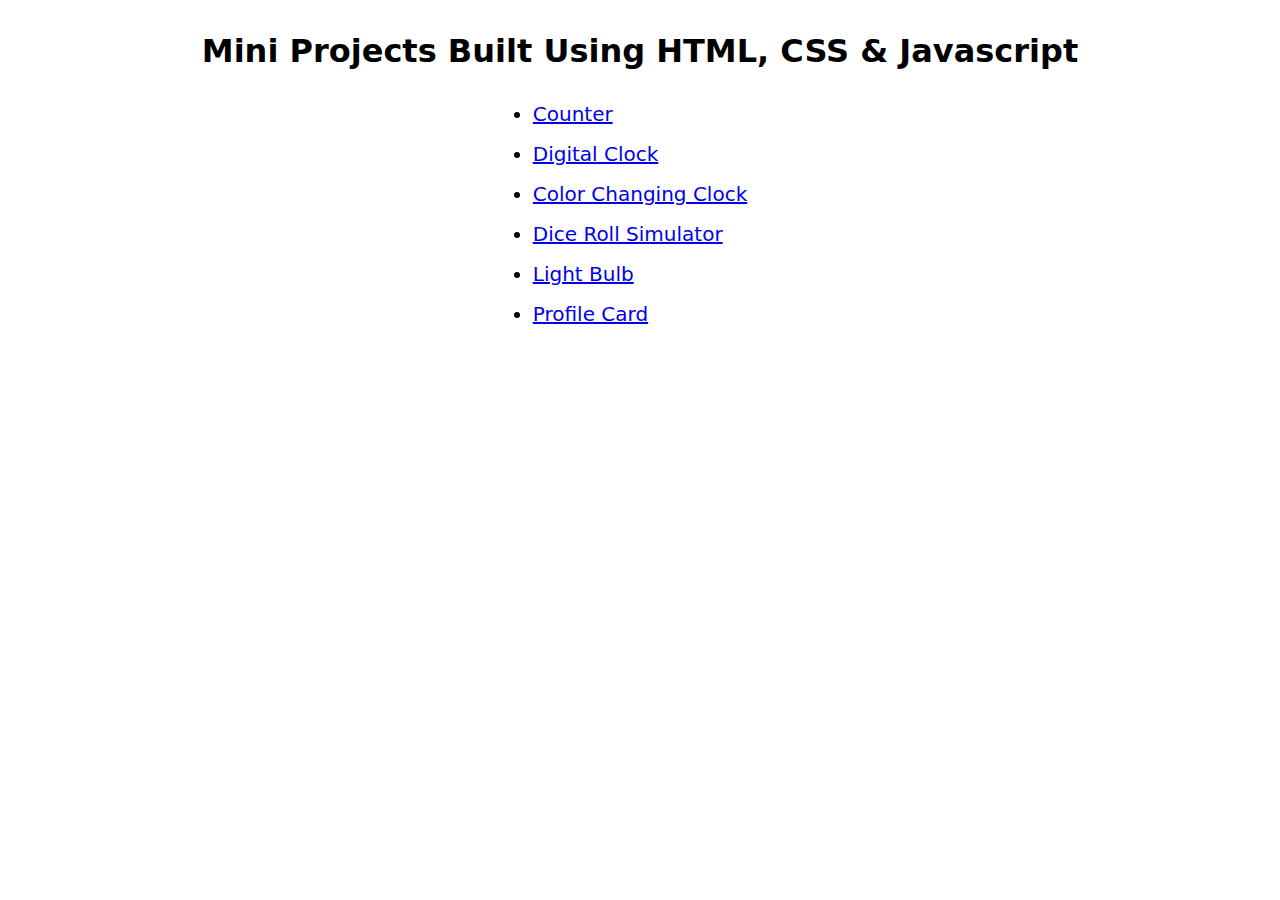
<file: index.html>
<!DOCTYPE html>
<html lang="en">
  <head>
    <meta charset="UTF-8" />
    <meta name="viewport" content="width=device-width, initial-scale=1.0" />
    <link rel="stylesheet" href="style.css" />
    <title>Projects</title>
  </head>

  <body>
    <h1>Mini projects built using HTML, CSS & Javascript</h1>
    <ul>
      <li>
        <a
          href="https://jeevansadalge2020.github.io/front-end-mini-projects/counter"
          >Counter</a
        >
      </li>
      <li>
        <a
          href="https://jeevansadalge2020.github.io/front-end-mini-projects/digital-clock"
          >Digital Clock</a
        >
      </li>
      <li>
        <a
          href="https://jeevansadalge2020.github.io/front-end-mini-projects/color-changing-clock"
          >Color Changing Clock</a
        >
      </li>
      <li>
        <a
          href="https://jeevansadalge2020.github.io/front-end-mini-projects/dice-roll-simulator"
          >Dice Roll Simulator</a
        >
      </li>
      <li>
        <a
          href="https://jeevansadalge2020.github.io/front-end-mini-projects/light-bulb"
          >Light Bulb</a
        >
      </li>
      <li>
        <a
          href="https://jeevansadalge2020.github.io/front-end-mini-projects/profile-card"
          >Profile Card</a
        >
      </li>
    </ul>
  </body>
</html>
</file>
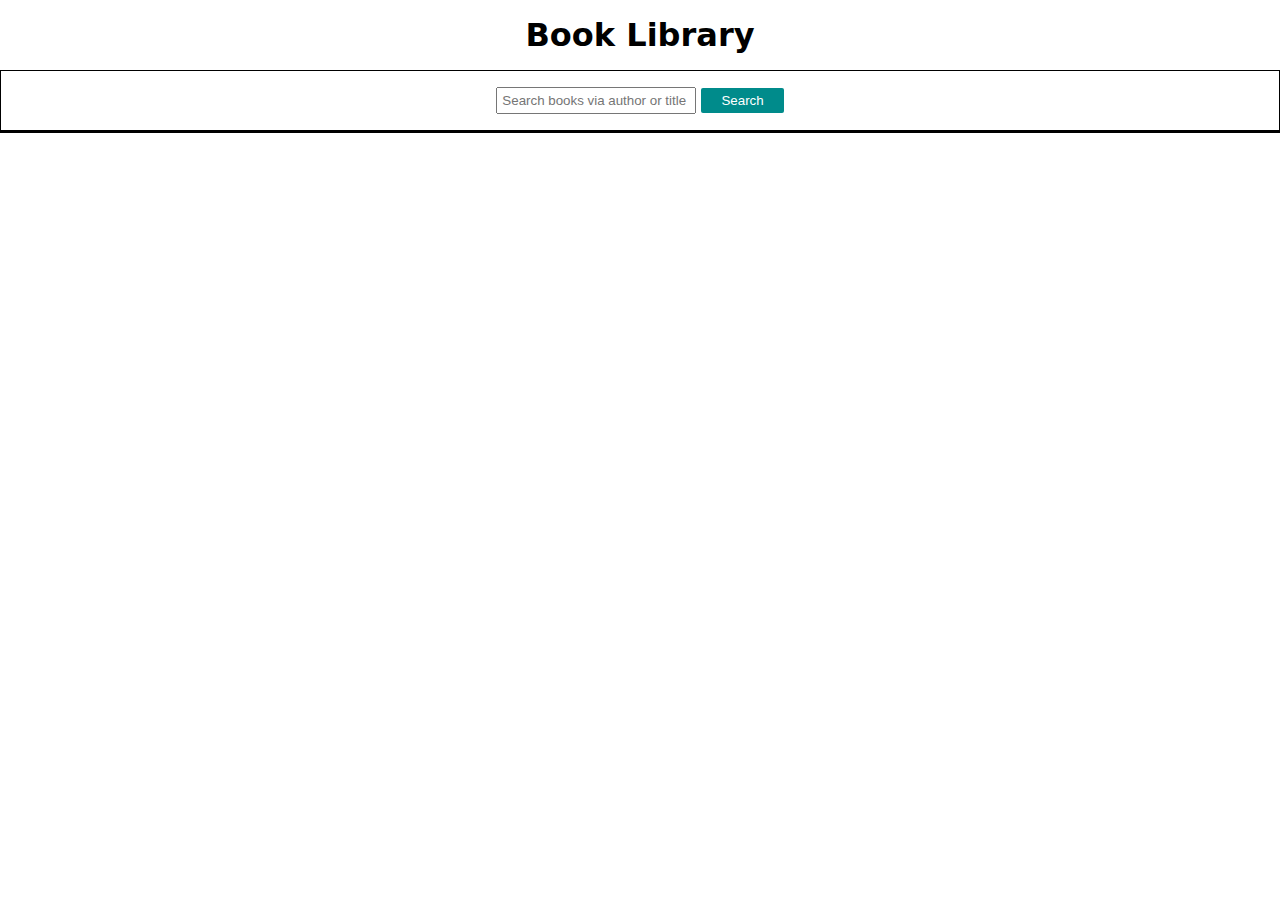
<file: books-library/index.html>
<!DOCTYPE html>
<html lang="en">
  <head>
    <meta charset="UTF-8" />
    <meta name="viewport" content="width=device-width, initial-scale=1.0" />
    <link rel="stylesheet" href="style.css" />
    <script src="./app.js" defer></script>
    <title>Books</title>
  </head>

  <body>
    <header>
      <h1>Book Library</h1>
    </header>
    <main>
      <section class="filter-and-search">
        <div>
          <input
            type="text"
            name="book-filter"
            id="book-filter"
            placeholder="Search books via author or title"
          />
          <button id="searchBtn">Search</button>
        </div>
      </section>
      <section>
        <ul class="books grid"></ul>
      </section>
    </main>
  </body>
</html>
</file>
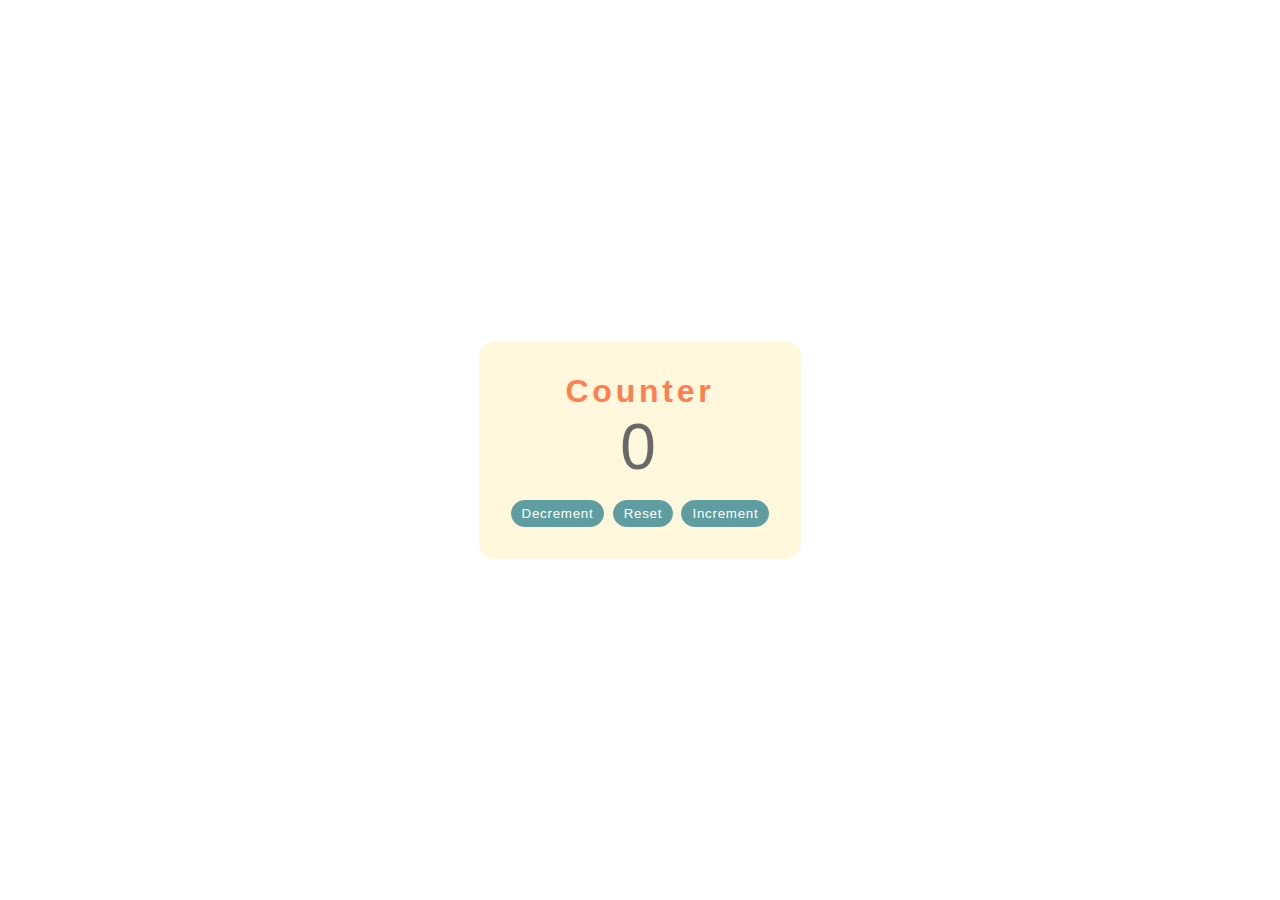
<file: counter-new/index.html>
<!doctype html>
<html lang="en">
  <head>
    <meta charset="UTF-8" />
    <meta name="viewport" content="width=device-width, initial-scale=1.0" />
    <title>Counter</title>
    <link rel="stylesheet" href="style.css" />
  </head>
  <body>
    <main class="container">
      <h1>Counter</h1>
      <section class="counter-div">
        <p id="counter">0</p>
        <div class="btn-container">
          <button class="btn" id="decrement">Decrement</button>
          <button class="btn" id="reset">Reset</button>
          <button class="btn" id="increment">Increment</button>
        </div>
      </section>
    </main>
  </body>
  <script src="app_version_3.js"></script>
</html>
</file>
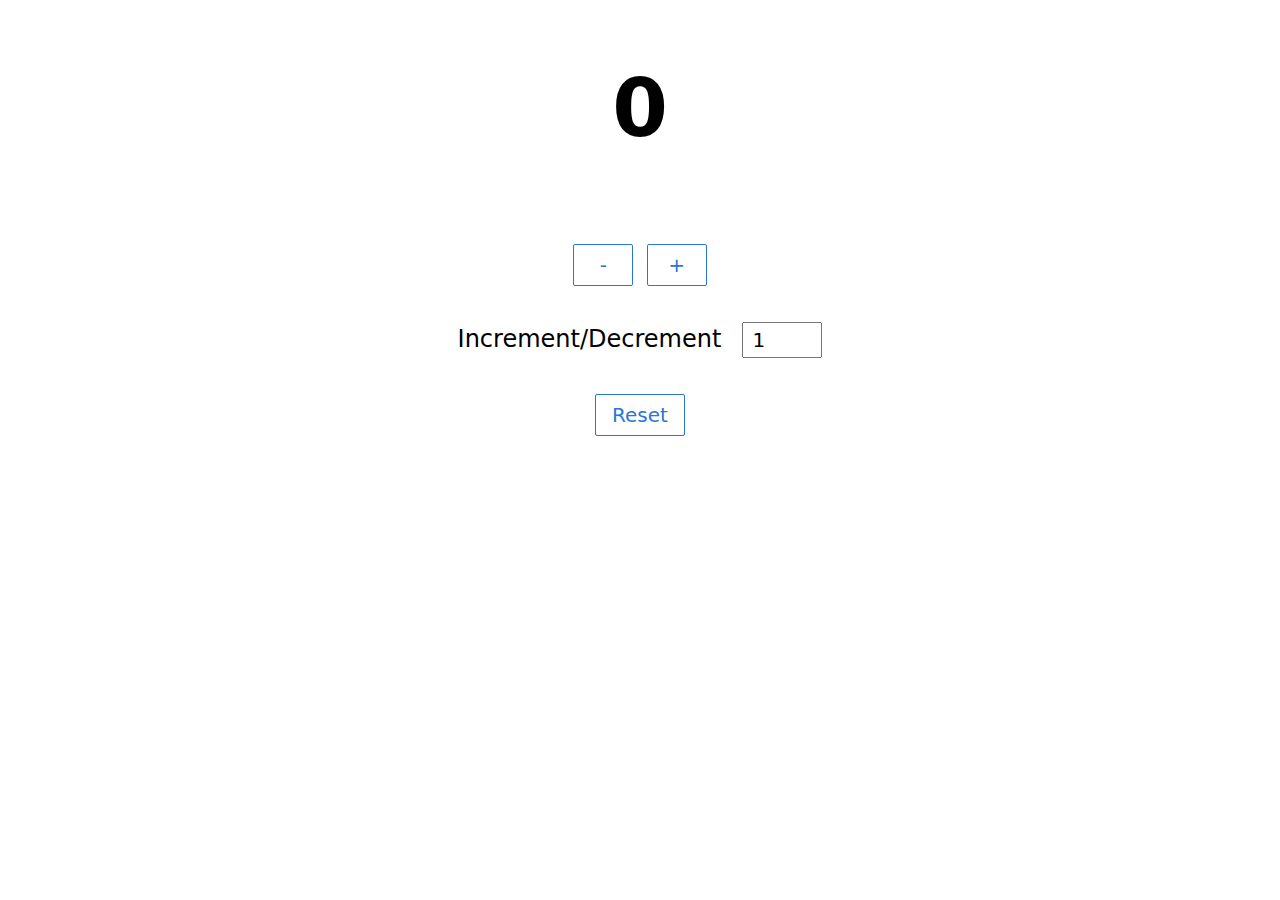
<file: counter/index.html>
<!DOCTYPE html>
<html lang="en">
  <head>
    <meta charset="UTF-8" />
    <meta name="viewport" content="width=device-width, initial-scale=1.0" />
    <link rel="stylesheet" href="style.css" />
    <script src="app.js" async></script>
    <title>Counter</title>
  </head>
  <body>
    <div class="container">
      <h1>0</h1>
      <div class="buttons">
        <button class="button minus">-</button>
        <button class="button plus">+</button>
      </div>
      <div class="inc-dec">
        <label for="number">Increment/Decrement</label>
        <input type="number" id="number" />
      </div>
      <button class="button reset">Reset</button>
    </div>
  </body>
</html>
</file>
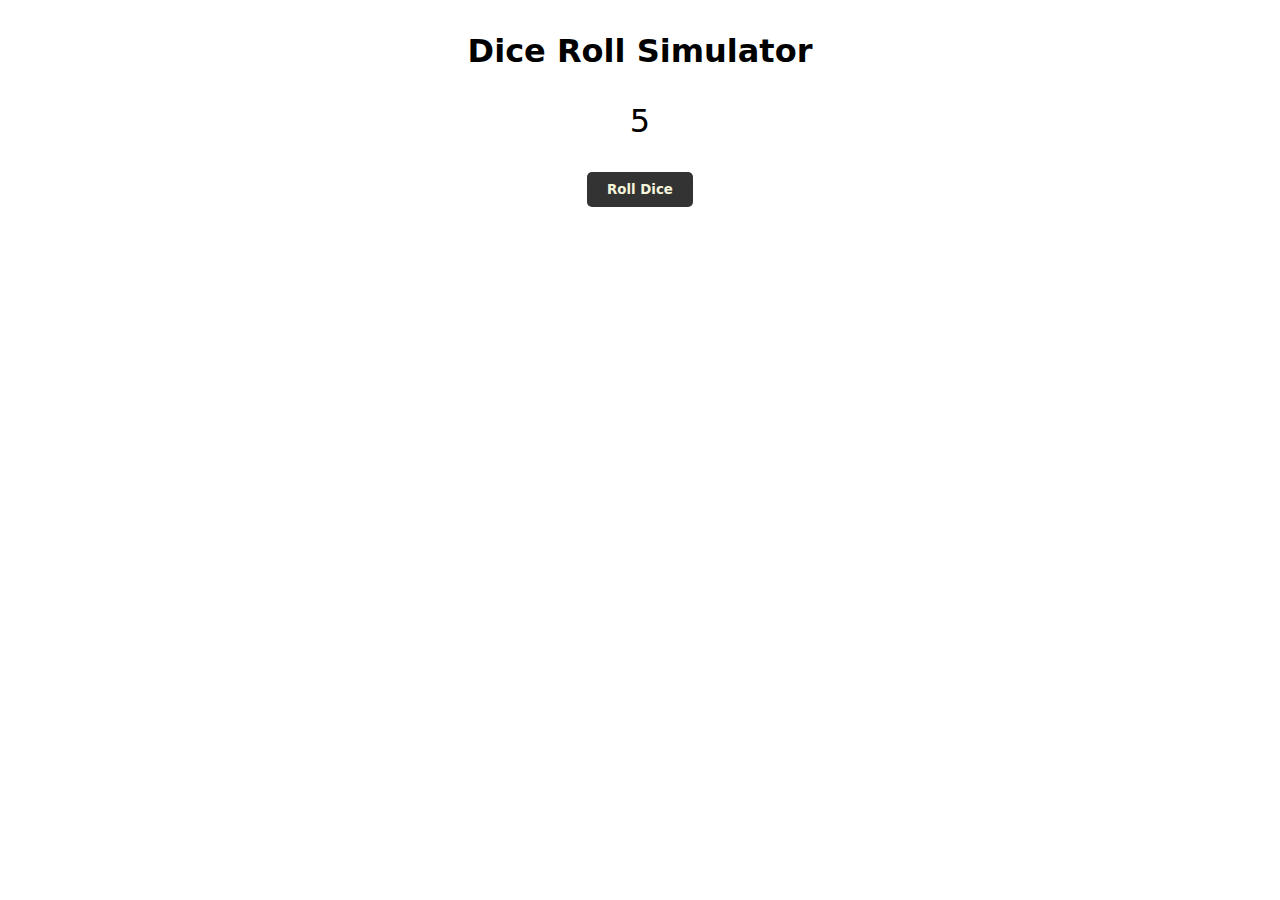
<file: dice-roll-simulator/index.html>
<!DOCTYPE html>
<html lang="en">

<head>
    <meta charset="UTF-8">
    <meta name="viewport" content="width=device-width, initial-scale=1.0">
    <link rel="stylesheet" href="style.css">
    <script src="./app.js" defer></script>
    <title>Dice Roll Simulator</title>
</head>

<body>
    <div class="container">
        <h1>Dice Roll Simulator</h1>
        <p class="result">5</p>
        <button>Roll Dice</button>
        <ul>
            <li>
                <p>Roll 1:</p>
                <p>5</p>
            </li>
        </ul>
    </div>
</body>

</html>
</file>
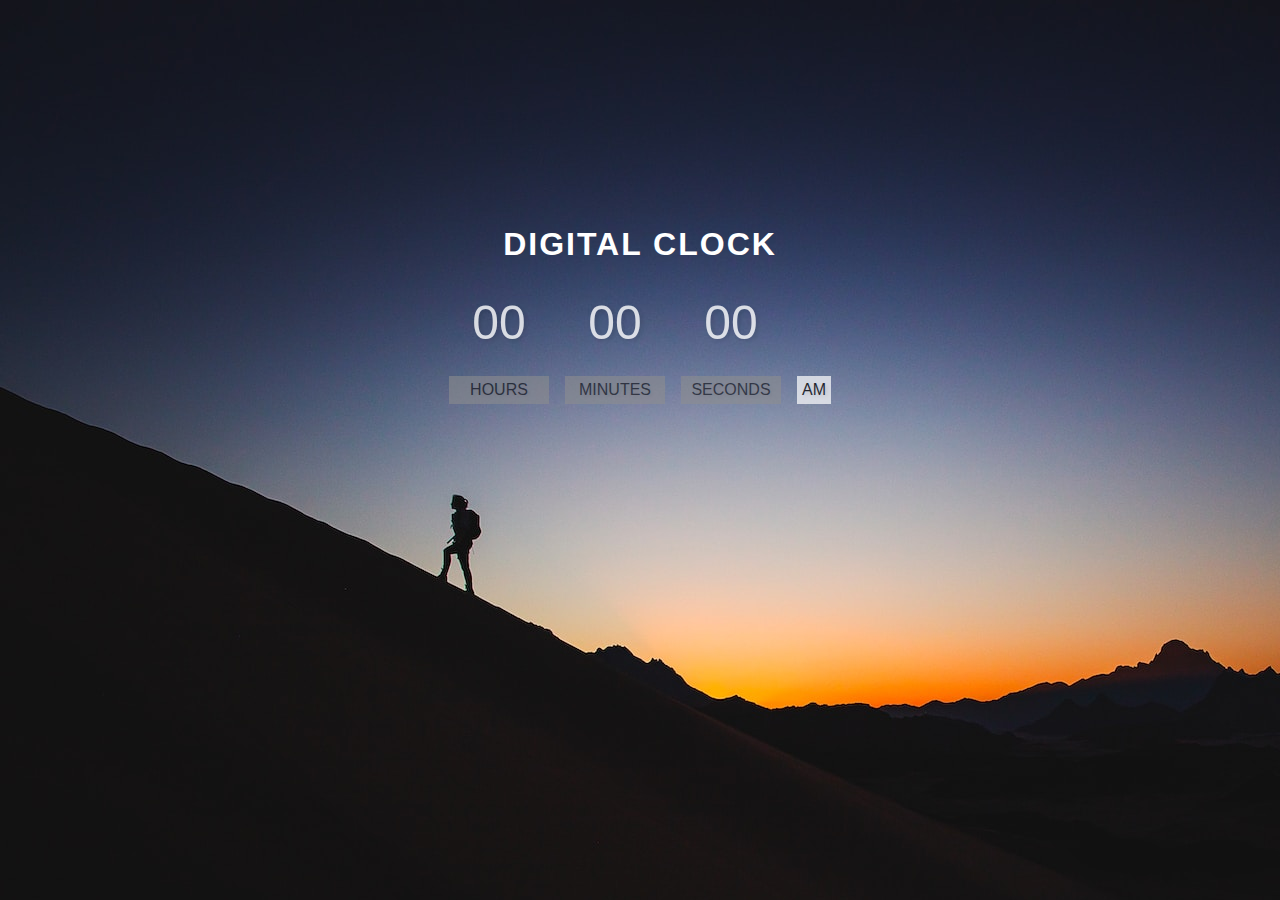
<file: digital-clock/index.html>
<!DOCTYPE html>
<html lang="en">

<head>
    <meta charset="UTF-8">
    <meta name="viewport" content="width=device-width, initial-scale=1.0">
    <link rel="stylesheet" href="style.css">
    <script src="./app.js" async></script>
    <title>Digital Clock</title>
</head>

<body>
    <div class="container">
        <h1>Digital Clock</h1>
        <div class="clock">
            <div class="box">
                <p class="number hours">00</p>
                <p class="text">HOURS</p>
            </div>
            <div class="box">
                <p class="number minutes">00</p>
                <p class="text">MINUTES</p>
            </div>
            <div class="box">
                <p class="number seconds">00</p>
                <p class="text">SECONDS</p>
            </div>
            <P class="timezone">AM</P>
        </div>
    </div>
</body>

</html>
</file>
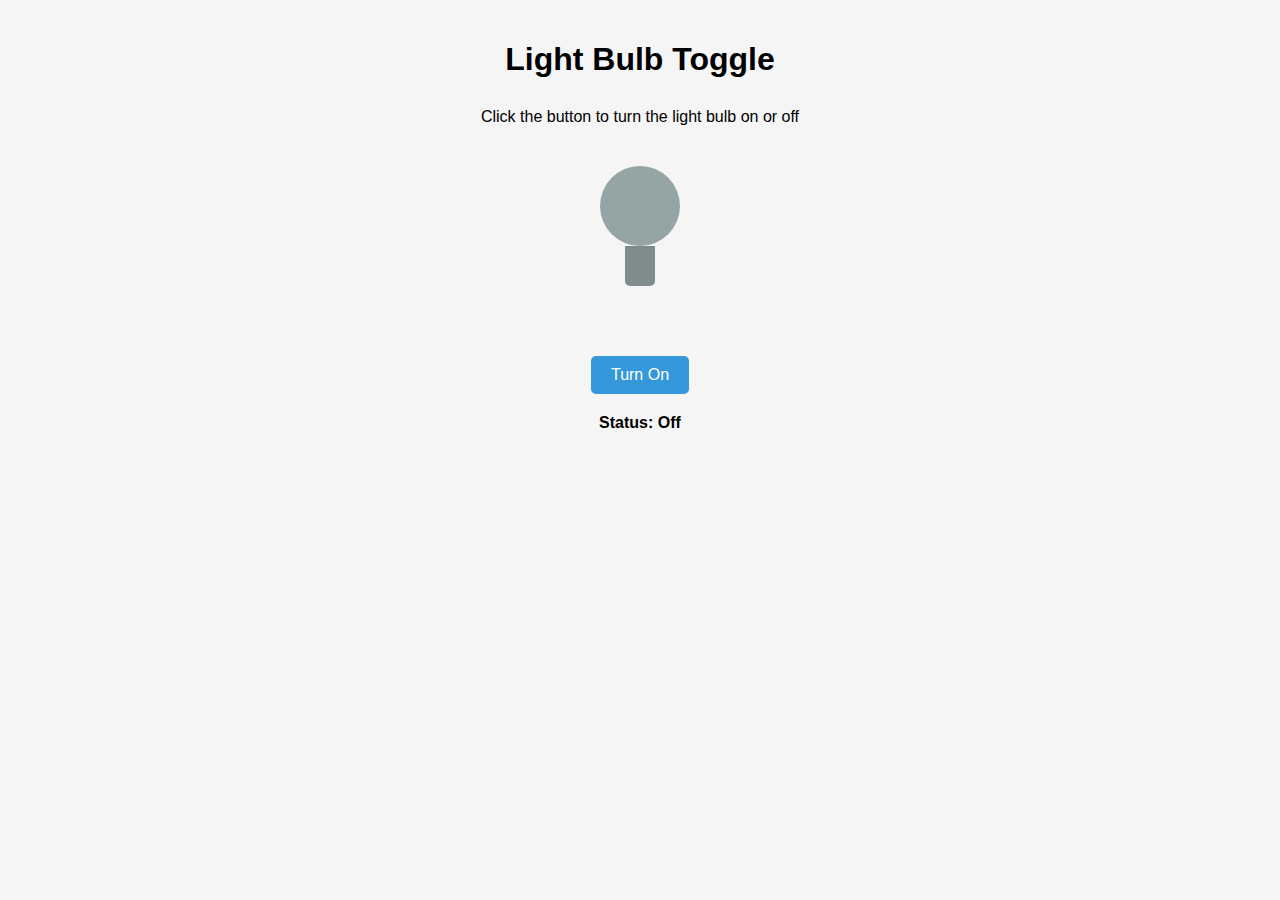
<file: light-bulb/index.html>
<!DOCTYPE html>
<html lang="en">
  <head>
    <meta charset="UTF-8" />
    <meta name="viewport" content="width=device-width, initial-scale=1.0" />
    <title>Light Bulb Toggle</title>
    <link rel="stylesheet" href="styles.css" />
  </head>
  <body id="body">
    <h1>Light Bulb Toggle</h1>
    <p>Click the button to turn the light bulb on or off</p>

    <div class="bulb-container">
      <div id="bulb" class="bulb off"></div>
      <div class="bulb-base"></div>
    </div>

    <button id="toggleButton">Turn On</button>

    <p id="status" class="switch-status">Status: Off</p>

    <script src="app.js"></script>
  </body>
</html>
</file>
<file: style.css>
* {
  margin: 0;
  padding: 0;
  box-sizing: border-box;
}

body {
  padding: 2rem;
  font-family: system-ui, -apple-system, BlinkMacSystemFont, "Segoe UI", Roboto,
    Oxygen, Ubuntu, Cantarell, "Open Sans", "Helvetica Neue", sans-serif;
  display: flex;
  flex-direction: column;
  align-items: center;
}

ul li {
  margin-bottom: 1rem;
  font-size: 1.25rem;
}

h1 {
  text-transform: capitalize;
  margin-bottom: 2rem;
}
</file>
<file: books-library/style.css>
* {
  margin: 0;
  padding: 0;
  box-sizing: border-box;
}

html {
  font-family: system-ui, -apple-system, BlinkMacSystemFont, "Segoe UI", Roboto,
    Oxygen, Ubuntu, Cantarell, "Open Sans", "Helvetica Neue", sans-serif;
}

img {
  height: 100%;
}

button {
  padding: 5px 20px;
  border: none;
  background-color: darkcyan;
  color: white;
  border-radius: 2px;
}

button:hover {
  opacity: 0.85;
  cursor: pointer;
}

input {
  padding: 4px;
}

#book-filter {
  width: 200px;
}

.grid {
  display: grid;
  grid-template-columns: repeat(auto-fit, 300px);
  gap: 10px;
  justify-content: center;
}

.books li {
  display: grid;
  grid-template-rows: 200px minmax(150px, auto);
  gap: 5px;
  padding-left: 5px;
  border-radius: 5px;
  box-shadow: 0px 0px 10px rgba(0, 0, 0, 0.25);
  overflow: hidden; /* Hide overflow */
}

.book-image {
  /* border: 1px solid red; */
  text-align: center;
}

.book-content {
  /* border: 1px solid pink; */
  display: flex;
  flex-direction: column;
  justify-content: space-evenly;
}

section {
  width: 100%;
  border: 1px solid black;
}

.filter-and-search,
header {
  text-align: center;
  padding: 1rem;
}
</file>
<file: counter-new/style.css>
* {
  margin: 0;
  padding: 0;
}

html {
  font-family: "Segoe UI", Tahoma, Geneva, Verdana, sans-serif;
  letter-spacing: 1mm;
  text-transform: capitalize;
}

body {
  display: flex;
  align-items: center;
  justify-content: center;
  min-height: 100vh;
  color: coral;
}

.container {
  text-align: center;
  padding: 2rem;
  background-color: cornsilk;
  border-radius: 1rem;
}

#counter {
  font-size: 4rem;
  color: dimgray;
}

button {
  background-color: cadetblue;
  padding: 5px 10px;
  border-radius: 1rem;
  border: 1px solid cadetblue;
  color: white;
  transition: all 0.3s ease-in-out;
  letter-spacing: 0.1ch;
}

.btn-container {
  margin-top: 1rem;
}

button:hover {
  cursor: pointer;
  background-color: whitesmoke;
  color: cadetblue;
}
</file>
<file: counter/style.css>
.container {
  display: flex;
  flex-direction: column;
  justify-content: center;
  align-items: center;
  gap: 2rem;
}

h1 {
  font-size: 5rem;
}

* {
  font-family: system-ui, -apple-system, BlinkMacSystemFont, "Segoe UI", Roboto,
    Oxygen, Ubuntu, Cantarell, "Open Sans", "Helvetica Neue", sans-serif;
}

label {
  font-size: 1.5rem;
  margin-right: 1rem;
}

input {
  font-size: 1.25rem;
  width: 60px;
  padding: 0.25rem 0.5rem;
}

.button {
  border: none;
  border-radius: 2px;
  padding: 0.5rem 1rem;
  margin: 0.25rem;
  cursor: pointer;
  transition: all ease-in 0.15s;
  background-color: rgb(255, 255, 255);
  border-color: rgb(41, 118, 211);
  color: rgb(41, 118, 211);
  border-width: 1px;
  border-style: solid;
  font-size: 1.25rem;
}

.button:hover {
  background-color: rgb(41, 118, 211);
  color: white;
  box-shadow: 5px 5px 5px rgba(0, 0, 0, 0.15);
}

.buttons button {
  min-width: 60px;
}
</file>
<file: dice-roll-simulator/style.css>
* {
  margin: 0;
  padding: 0;
  box-sizing: border-box;
  font-family: system-ui, -apple-system, BlinkMacSystemFont, "Segoe UI", Roboto,
    Oxygen, Ubuntu, Cantarell, "Open Sans", "Helvetica Neue", sans-serif;
}

:root {
  --main-color: #333;
}

li {
  list-style: none;
}

body {
  height: 100vh;
  display: flex;
  align-items: start;
  justify-content: center;
  padding-top: 2rem;
}

.container {
  display: flex;
  flex-direction: column;
  align-items: center;
  gap: 2rem;
  width: 100%;
}

button {
  background-color: var(--main-color);
  border: none;
  padding: 10px 20px;
  border-radius: 5px;
  color: beige;
  font-weight: bolder;
}

button:hover {
  cursor: pointer;
  opacity: 0.85;
}

ul {
  width: 80%;
  display: flex;
  gap: 10px;
  flex-wrap: wrap;
}

li {
  display: flex;
  justify-content: space-between;
  align-items: center;
  padding: 0.5rem;
  border: 1px dotted var(--main-color);
  border-radius: 5px;
  font-size: 1.4rem;
  width: 200px;
  box-shadow: 0px 0px 2px #333;
}

li p:first-of-type {
  font-size: medium;
}

.result {
  min-width: 100px;
  text-align: center;
  font-size: 2rem;
}

.result i {
  font-size: 5rem;
  color: lightcoral;
}
</file>
<file: digital-clock/style.css>
* {
  margin: 0;
  padding: 0;
  box-sizing: border-box;
  font-family: 'Segoe UI', Tahoma, Geneva, Verdana, sans-serif;
}

body {
  height: 70vh;
  display: flex;
  justify-content: center;
  align-items: center;
  background-image: url('./background.jpg');
}

h1 {
  letter-spacing: 2px;
  text-transform: uppercase;
}

.container {
  display: flex;
  flex-direction: column;
  align-items: center;
  gap: 1rem;
}

.clock {
  display: flex;
  gap: 1rem;
  justify-content: center;
  align-items: end;
}

.box {
  width: 100px;
  height: 125px;
  /* background-color: rgb(218, 218, 218); */
  display: flex;
  flex-direction: column;
  align-items: center;
  justify-content: space-between;
  padding: 1rem 1rem 0 1rem;
  opacity: 0.8;
}

.number {
  font-size: 3rem;
}

.text {
  background-color: rgb(145, 145, 145);
  opacity: 0.7;
  width: 100px;
  padding: 5px;
  text-align: center;
}

.number,
h1 {
  color: white;
}

p {
  text-shadow: 2px 2px 4px rgba(0, 0, 0, 0.15);
}

.timezone {
  background-color: rgb(255, 255, 255);
  opacity: 0.7;
  padding: 5px;
}
</file>
<file: light-bulb/styles.css>
body {
  font-family: Arial, sans-serif;
  max-width: 600px;
  margin: 0 auto;
  padding: 20px;
  text-align: center;
  background-color: #f5f5f5;
  transition: background-color 0.3s ease;
}

.dark-mode {
  background-color: #333;
  color: white;
}

h1 {
  margin-bottom: 30px;
}

.bulb-container {
  margin: 40px auto;
  position: relative;
  width: 100px;
  height: 150px;
}

.bulb {
  width: 80px;
  height: 80px;
  background-color: #f1c40f;
  border-radius: 50%;
  position: absolute;
  top: 0;
  left: 50%;
  transform: translateX(-50%);
  box-shadow: 0 0 50px rgba(241, 196, 15, 0.5);
  transition: all 0.3s ease;
}

.bulb.off {
  background-color: #95a5a6;
  box-shadow: none;
}

.bulb-base {
  width: 30px;
  height: 40px;
  background-color: #7f8c8d;
  position: absolute;
  top: 80px;
  left: 50%;
  transform: translateX(-50%);
  border-radius: 0 0 5px 5px;
}

button {
  padding: 10px 20px;
  background-color: #3498db;
  color: white;
  border: none;
  border-radius: 5px;
  cursor: pointer;
  font-size: 16px;
  transition: background-color 0.3s;
}

button:hover {
  background-color: #2980b9;
}

.switch-status {
  margin-top: 20px;
  font-weight: bold;
}
</file>
